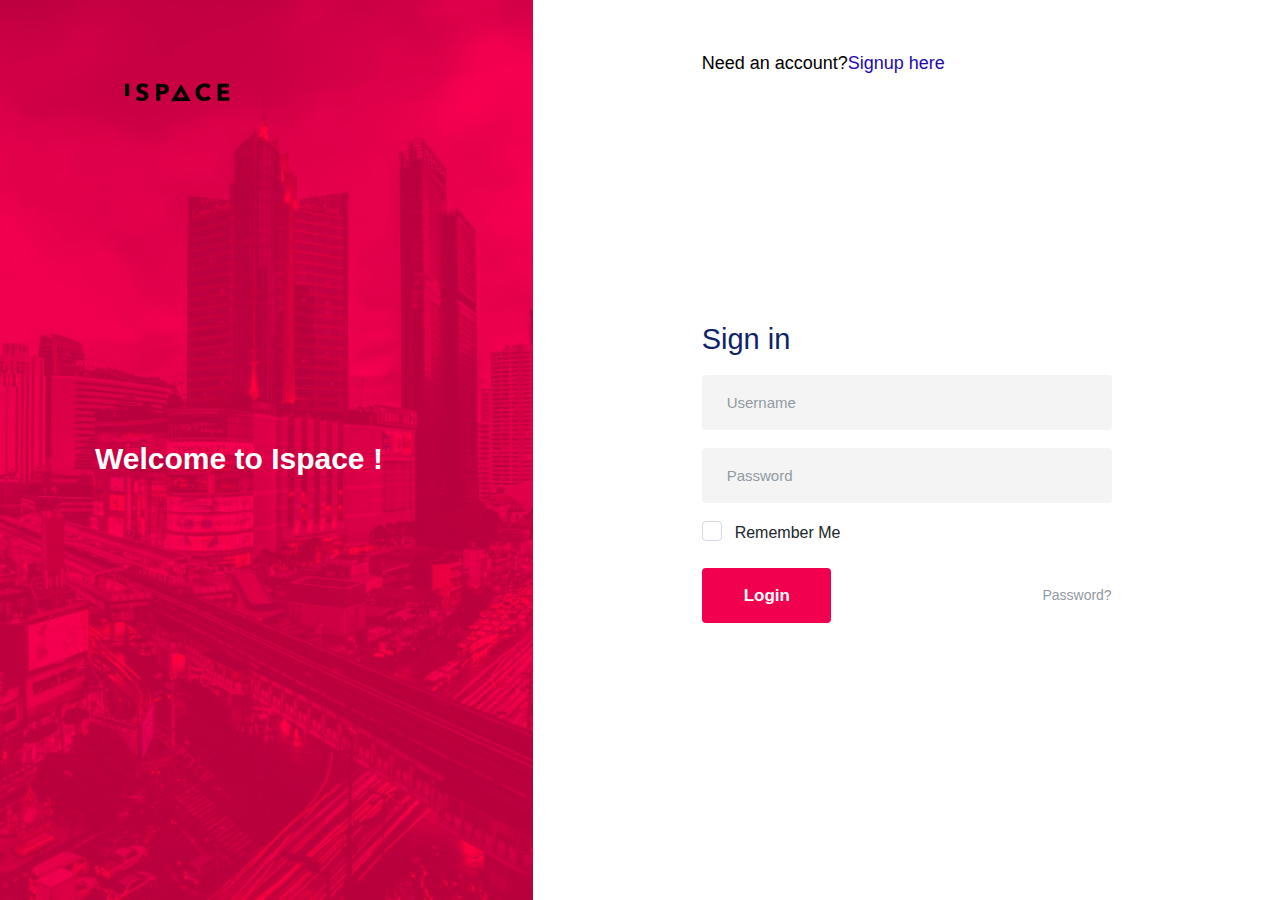
<file: index.html>
<!DOCTYPE html>
<html lang="en">
  <head>
    <meta charset="UTF-8" />
    <meta name="viewport" content="width=device-width, initial-scale=1.0" />
    <title>Ispace</title>
    <link rel="stylesheet" href="./css/bootstrap.css" />
    <link rel="stylesheet" href="./css/style.css" />
  </head>
  <body>
    <main>
      <div class="container-fluid">
        <div class="row">
          <div class="col-sm-5 intro-section">
            <div class="brand-wrapper">
              <img src="assets/images/logo.svg" alt="" class="logo" />
            </div>
            <div class="intro-content-wrapper">
              <h1 class="intro-title">Welcome to Ispace !</h1>
              <p class="intro-text"></p>
            </div>
            <div class="intro-section-footer">
              <p></p>
            </div>
          </div>
          <div class="col-sm-7 form-section">
            <p class="login-wrapper-signup-text">
              Need an account?<a href="./Sign-up.html">Signup here</a>
            </p>
            <div class="login-wrapper">
              <h2 class="login-title">Sign in</h2>
              <form action="#!">
                <div class="form-group">
                  <label for="username" class="sr-only">Username</label>
                  <input
                    type="text"
                    name="username"
                    id="username"
                    class="form-control"
                    placeholder="Username"
                  />
                </div>
                <div class="form-group mb-3">
                  <label for="password" class="sr-only">Password</label>
                  <input
                    type="password"
                    name="password"
                    id="password"
                    class="form-control"
                    placeholder="Password"
                  />
                </div>
                <div class="custom-control custom-checkbox login-check-box">
                  <input
                    type="checkbox"
                    class="custom-control-input"
                    id="customCheck1"
                  />
                  <label class="custom-control-label" for="customCheck1"
                    >Remember Me</label
                  >
                </div>
                <div
                  class="d-flex justify-content-between align-items-center mb-5"
                >
                  <input
                    name="login"
                    id="login"
                    class="btn login-btn"
                    type="button"
                    value="Login"
                  />
                  <a href="#!" class="forgot-password-link">Password?</a>
                </div>
              </form>

              <nav class="social-login-links"></nav>
            </div>
          </div>
        </div>
      </div>
    </main>
  </body>
</html>
</file>
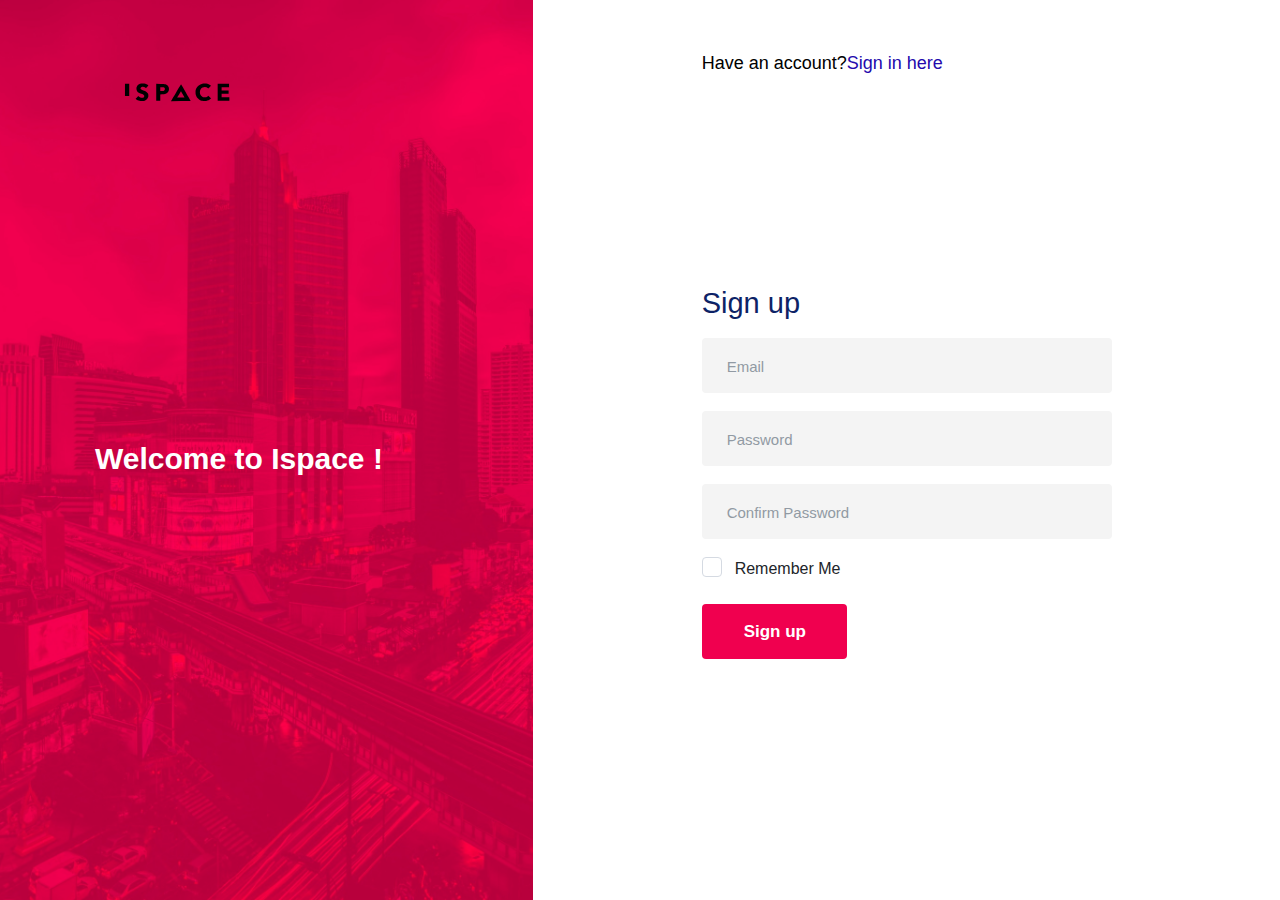
<file: Sign-up.html>
<!DOCTYPE html>
<html lang="en">
  <head>
    <meta charset="UTF-8" />
    <meta name="viewport" content="width=device-width, initial-scale=1.0" />
    <title>Ispace</title>
    <link rel="stylesheet" href="./css/bootstrap.css" />
    <link rel="stylesheet" href="./css/style.css" />
  </head>
  <body>
    <main>
      <div class="container-fluid">
        <div class="row">
          <div class="col-sm-5 intro-section">
            <div class="brand-wrapper">
              <img src="assets/images/logo.svg" alt="" class="logo" />
            </div>
            <div class="intro-content-wrapper">
              <h1 class="intro-title">Welcome to Ispace !</h1>
              <p class="intro-text"></p>
            </div>
            <div class="intro-section-footer">
              <p></p>
            </div>
          </div>
          <div class="col-sm-7 form-section">
            <p class="login-wrapper-signup-text">
              Have an account?<a href="./index.html">Sign in here</a>
            </p>
            <div class="login-wrapper">
              <h2 class="login-title">Sign up</h2>
              <form action="#!">
                <div class="form-group">
                  <label for="username" class="sr-only">Email</label>
                  <input
                    type="text"
                    name="username"
                    id="username"
                    class="form-control"
                    placeholder="Email"
                  />
                </div>
                <div class="form-group mb-3">
                  <label for="password" class="sr-only">Password</label>
                  <input
                    type="password"
                    name="password"
                    id="password"
                    class="form-control"
                    placeholder="Password"
                  />
                </div>
                <div class="form-group mb-3">
                  <label for="password" class="sr-only">Confirm Password</label>
                  <input
                    type="password"
                    name="password"
                    id="password"
                    class="form-control"
                    placeholder="Confirm Password"
                  />
                </div>
                <div class="custom-control custom-checkbox login-check-box">
                  <input
                    type="checkbox"
                    class="custom-control-input"
                    id="customCheck1"
                  />
                  <label class="custom-control-label" for="customCheck1"
                    >Remember Me</label
                  >
                </div>
                <div
                  class="d-flex justify-content-between align-items-center mb-5"
                >
                  <input
                    name="Sign up"
                    id="Sign up"
                    class="btn login-btn"
                    type="button"
                    value="Sign up"
                  />
                </div>
              </form>

              <nav class="social-login-links"></nav>
            </div>
          </div>
        </div>
      </div>
    </main>
  </body>
</html>
</file>
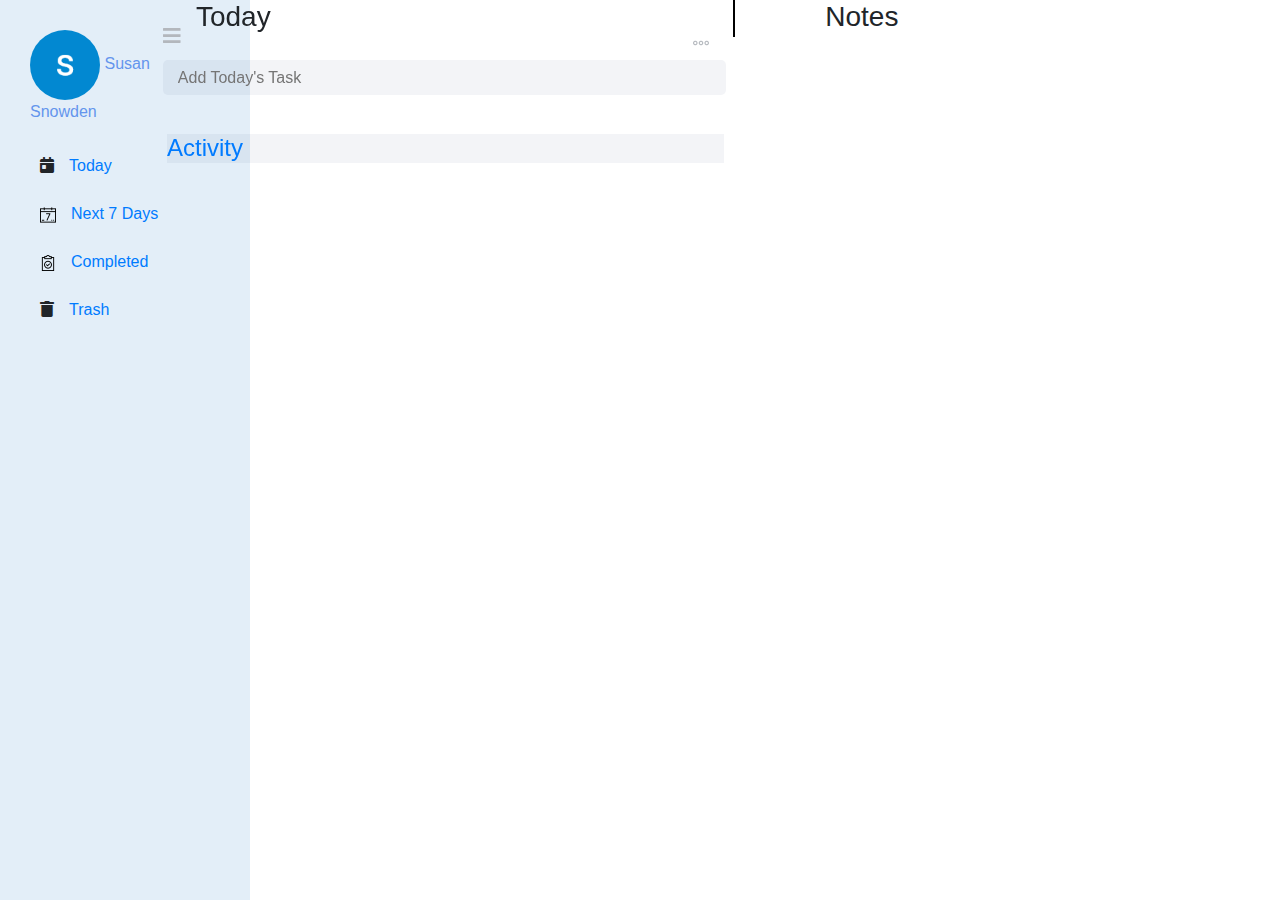
<file: task.html>
<!DOCTYPE html>
<html lang="en">
<head>
    <meta charset="UTF-8">
    <meta name="viewport" content="width=device-width, initial-scale=1.0">
    <title>Task</title>
    <link rel="stylesheet" href="./css/style.css">
    <link rel="stylesheet" href="css/bootstrap.min.css">
    <link  rel="stylesheet" href="https://cdnjs.cloudflare.com/ajax/libs/font-awesome/5.13.1/css/all.min.css">
    <link rel="preconnect" href="https://fonts.gstatic.com">



</head>
<body>
      <div class="full-container">
          <div class="side-bar">
                <div class="user-info">
                      <img src="./assets/images/avatar.png" alt="display profile"> <span>Susan Snowden</span>
                 </div>
                  <div class="task-list">
                      <ul>
                          <li><i class="fas fa-calendar-day"></i><a href="">Today</li></a>
                          <li><img src="./assets/images/week (2).png" alt=""></i><a href="">Next 7 Days</li></a>
                          <li><img src="./assets/images/checklist.png" alt=""><a href="">Completed</li></a>
                          <li><i class="fas fa-trash"></i><a href="">Trash</li></a>
                      </ul> 
                  </div>
           </div> 
             <!--  To do list/activities will be written and saved on this page-->
           <div class="container">
               <div class="row">
                   <div class="col-md-7" style="border-right: 2px black solid;" >
                      <h3>Today</h3> <span id="bar"><a href=""><i class="fas fa-bars" style="color: #b3b7bd!important;"></i></a></span>
                      
                      <!-- More icon with a drop down giving options of 1. delete  2. share  3. print -->
                      <div class="more">
                        <div class="dropdown">
                            <img class="dropdown-toggle"  data-toggle="dropdown"  src="./assets/images/more.png" alt="" />
                            <ul class="dropdown-menu">
                              <li><span><i class="fas fa-"></i></span><a href="#">Share</a></li>
                              <li><a href="#">Print</a></li>
                              <li><a href="#">Delete</a></li>
                            </ul>
                          </div>
                          
                      </div>

                      <!-- Add to do list inputbox -->
                      <div class="input-box">
                       <input type="text" placeholder="Add Today's Task">
                      </div>

                      <!-- Section for checking completed activity -->
                      <div class="panel-group">
                        <div class="panel panel-default">
                          <div class="panel-heading">
                            <h4 class="panel-title">
                              <a data-toggle="collapse" href="#collapse1">Activity</a>
                            </h4>
                          </div>
                          <div id="collapse1" class="panel-collapse collapse">
                            <div class="panel-body"> <img src="./assets/images/empty-checkbox (1).png" alt=""> Wash Hair today</div>
                          </div>
                        </div>
                      </div>
                    </div>

                    <!-- Section for detailed description of the activity -->
                   <div class="col-md-5">
                       <h3>Notes</h3>
                   </div>
               </div>
           </div>
        </div>


        <script src="https://ajax.googleapis.com/ajax/libs/jquery/3.5.1/jquery.min.js"></script>
        <script src="https://maxcdn.bootstrapcdn.com/bootstrap/3.4.1/js/bootstrap.min.js"></script>

 </body>
</html>
</file>
<file: css/style.css>
body {
    background-color: #fff;
    font-family: 'Karla', sans-serif; }
  
  .intro-section {
    background-image: url(../assets/images/login-bg.jpg);
    background-size: cover;
    background-repeat: no-repeat;
    background-position: center;
    padding: 75px 95px;
    min-height: 100vh;
    display: -webkit-box;
    display: flex;
    -webkit-box-orient: vertical;
    -webkit-box-direction: normal;
            flex-direction: column;
    color: #ffffff; }
    @media (max-width: 991px) {
      .intro-section {
        padding-left: 50px;
        padding-rigth: 50px; } }
    @media (max-width: 767px) {
      .intro-section {
        padding: 28px; } }
    @media (max-width: 575px) {
      .intro-section {
        min-height: auto; } }
  
  .brand-wrapper .logo {
    height: 35px; }
  
  @media (max-width: 767px) {
    .brand-wrapper {
      margin-bottom: 35px; } }
  
  .intro-content-wrapper {
    width: 371px;
    max-width: 100%;
    margin-top: auto;
    margin-bottom: auto; }
    .intro-content-wrapper .intro-title {
      font-size: 30px;
      font-weight: bold;
      margin-bottom: 18px; }
    .intro-content-wrapper .intro-text {
      font-size: 14px;
      line-height: 1.29;
      color: #ffffff; }
    .intro-content-wrapper .btn-read-more {
      background-color: #fff;
      padding: 13px 30px;
      border-radius: 0;
      font-size: 16px;
      font-weight: bold;
      color: #000; }
      .intro-content-wrapper .btn-read-more:hover {
        background-color: transparent;
        border: 1px solid #fff;
        color: #fff; }
  
  @media (max-width: 767px) {
    .intro-section-footer {
      margin-top: 35px; } }
  
  .intro-section-footer p {
    font-size: 14px;
    color: #f6f6f6;
    margin-bottom: 0; }
  
  .form-section {
    display: -webkit-box;
    display: flex;
    -webkit-box-orient: vertical;
    -webkit-box-direction: normal;
            flex-direction: column;
    -webkit-box-align: center;
            align-items: center;
    -webkit-box-pack: center;
            justify-content: center; }
    @media (max-width: 767px) {
      .form-section {
        padding: 35px; } }
    @media (max-width: 575px) {
      .form-section {
        padding: 26px; } }
  
  .login-wrapper {
    width: 410px;
    max-width: 100%;
    margin-top: auto;
    margin-bottom: auto; }
    @media (max-width: 575px) {
      .login-wrapper {
        width: 100%; } }
    .login-wrapper .form-control {
      min-height: 55px;
      border: 0;
      border-radius: 4px;
      font-size: 15px;
      background-color: #f4f4f4;
      padding: 19px 25px 18px;
      margin-bottom: 18px; }
      .login-wrapper .form-control::-webkit-input-placeholder {
        color: #919aa3; }
      .login-wrapper .form-control::-moz-placeholder {
        color: #919aa3; }
      .login-wrapper .form-control:-ms-input-placeholder {
        color: #919aa3; }
      .login-wrapper .form-control::-ms-input-placeholder {
        color: #919aa3; }
      .login-wrapper .form-control::placeholder {
        color: #919aa3; }
  
  .login-title {
    font-size: 29px;
    color: #0d2366;
    margin-bottom: 18px; }
  
  .login-check-box {
    padding-left: 33px;
    margin-bottom: 23px; }
    @media (max-width: 767px) {
      .login-check-box {
        margin-bottom: 10px; } }
    .login-check-box .custom-control-label::before {
      width: 20px;
      height: 20px;
      border: solid 1px #d5dae2;
      left: -33px;
      top: 0px;
      background-color: transparent; }
    .login-check-box .custom-control-label::after {
      left: -33px;
      width: 20px;
      height: 20px;
      top: 0; }
  
  .login-btn {
    padding: 17px 40px 16px 41px;
    border-radius: 4px;
    background-color: #f0004f;
    font-size: 17px;
    font-weight: bold;
    color: #fff;
    line-height: 20px; }
    .login-btn:hover {
      border: 1px solid #f0004f;
      background-color: transparent;
      color: #f0004f; }
  
  .forgot-password-link {
    font-size: 14px;
    color: #919aa3; }
  
  .social-login-title {
    font-size: 15px;
    color: #919aa3;
    display: -webkit-box;
    display: flex;
    margin-bottom: 23px; }
    .social-login-title::before, .social-login-title::after {
      content: "";
      background-image: -webkit-gradient(linear, left top, left bottom, from(#f4f4f4), to(#f4f4f4));
      background-image: linear-gradient(#f4f4f4, #f4f4f4);
      -webkit-box-flex: 1;
              flex-grow: 1;
      background-size: calc(100% - 20px) 1px;
      background-repeat: no-repeat; }
    .social-login-title::before {
      background-position: center left; }
    .social-login-title::after {
      background-position: center right; }
  
  .social-login-links {
    text-align: center;
    margin-bottom: 0; }
  
  .social-login-link {
    display: inline-block;
    border-radius: 4px;
    border: solid 1px #d5dae2;
    padding: 12px 20px;
    font-size: 14px;
    line-height: 17px;
    font-weight: bold;
    color: #000000;
    margin-top: 14px; }
    @media (max-width: 767px) {
      .social-login-link {
        font-size: 10px;
        padding: 10px 12px; } }
    .social-login-link img {
      width: 12px;
      height: 12px;
      margin-right: 5px;
      -o-object-fit: contain;
         object-fit: contain; }
    .social-login-link + .social-login-link {
      margin-left: 24px; }
      @media (max-width: 767px) {
        .social-login-link + .social-login-link {
          margin-left: 6px; } }
  
  .login-wrapper-signup-text {
    font-size: 18px;
    color: #000;
    padding-top: 50px;
    width: 410px;
    max-width: 100%; }
    @media (max-width: 575px) {
      .login-wrapper-signup-text {
        -webkit-box-ordinal-group: 2;
                order: 1; } }
    .login-wrapper-signup-text a {
      color: #240aad; }



  

.app-inner-bar {
        background: #f1f2f3;
        border-bottom: #ced4da solid 1px;
        margin: 0 0 2rem;
        border-top-left-radius: 8px;
        border-top-right-radius: 8px;
        padding: .4rem 0
    }
  /*# sourceMappingURL=login.css.map */
  

  *{
    margin: 0;
    list-style: none;
    text-decoration: none;
}

.main-container{
    background: #fff;
}

.side-bar{
    position: fixed;
    width: 250px;
    height: 100%;
    background: #e3eef8;
    left: 0;

}

.user-info{
    margin: 30px;

}

.user-info img{
    width: 70px;
    height: 70px;
    border-radius: 50px;
    
}

.task-list ul li{
    margin: 24px 0 24px;
}

.task-list ul li a{
    padding: 15px;
    font-size: 16px;
    text-decoration: none;
}

.task-list  li:hover{
    background-color: #7db4c563 ;
    /* width: auto; */
    /* height: 30px; */
    border-radius: 5px;
}

.today-page{
    position: absolute;
    left: 25%;
}

h3{
    position: absolute;
    left: 19%;
    font-size: 21px;
    margin-top: 22px;
    font-family: 'Raleway', sans-serif;
    
}


.user-info span{
    color: cornflowerblue;
}


#bar{
    position: absolute;
    left: 14%;
    top: 21px;
    font-size: 20px;
  
}

.more{
    position: absolute;
    left: 94%;
    top: 30px;
    color: rgb(170, 29, 29)!important;
}

.input-box input{
    position: absolute;
    top: 60px;
    left: 14%;
    width: 85%;
    height: 35px;
    border-radius: 5px;
    background-color: rgba(44,66,118,.06);
    border: transparent;
   padding: 15px;
}

.panel-group{
    position: relative;
    left: 82px;
    top: 134px;
    width: 88%;
    background-color: rgba(44,66,118,.06);
}

 .list img{
    position: relative;
    left: 13%;
    top: 127px;
    width: 10px;
}
.list h5{
    position: absolute;
    left: 17%;
    top: 120px;
    border-bottom: 2px rgb(75, 73, 73)!important; }
</file>
